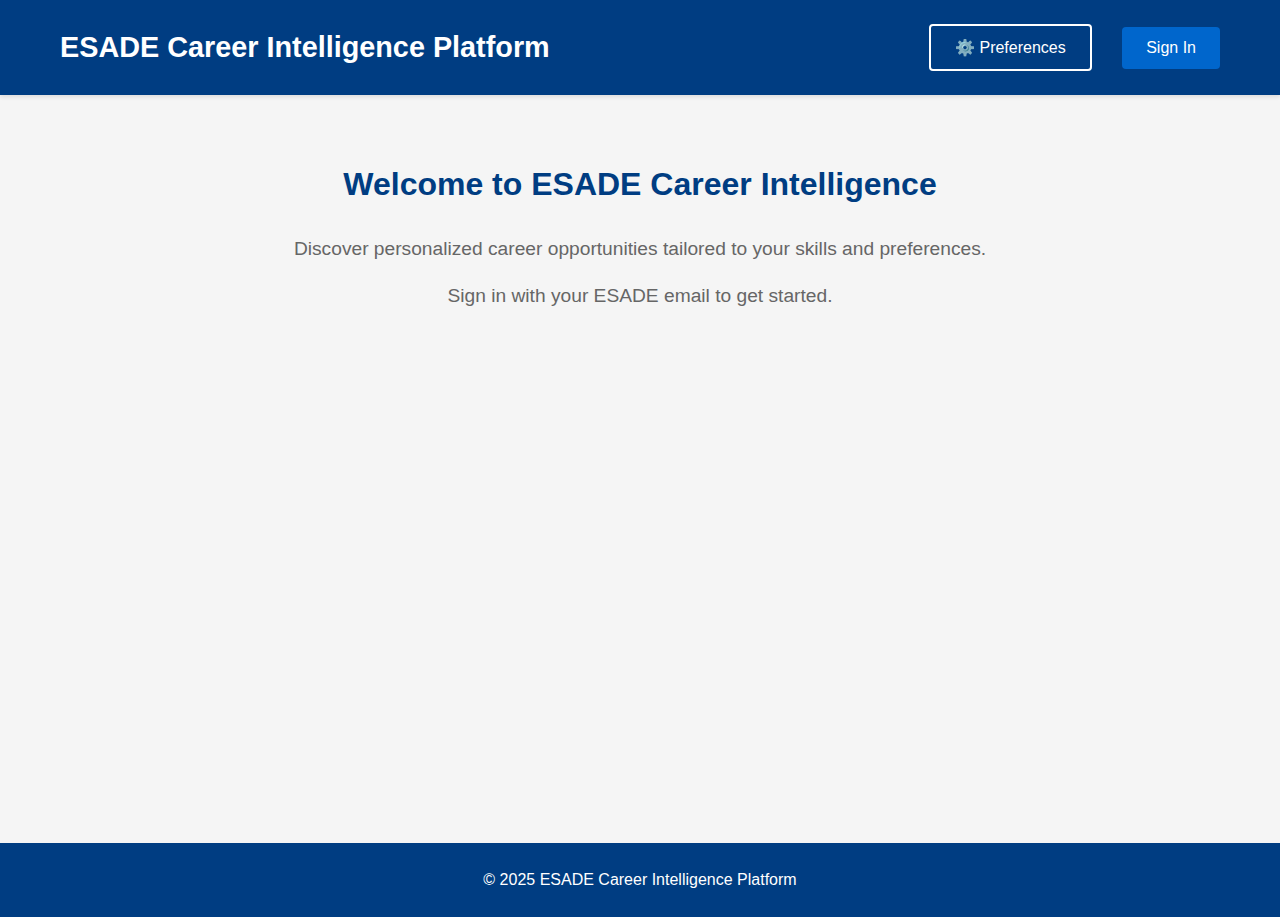
<file: frontend/index.html>
<!DOCTYPE html>
<html lang="en">
<head>
    <meta charset="UTF-8">
    <meta name="viewport" content="width=device-width, initial-scale=1.0">
    <title>ESADE Career Intelligence Platform</title>
    <link rel="stylesheet" href="css/styles.css">
</head>
<body>
    <header>
        <div class="container">
            <h1>ESADE Career Intelligence Platform</h1>
            <nav>
                <button id="loginBtn" class="btn-primary">Sign In</button>
                <button id="logoutBtn" class="btn-secondary" style="display: none;">Sign Out</button>
            </nav>
        </div>
    </header>

    <main class="container">
        <section id="welcomeSection">
            <h2>Welcome to ESADE Career Intelligence</h2>
            <p>Discover personalized career opportunities tailored to your skills and preferences.</p>
            <p>Sign in with your ESADE email to get started.</p>
        </section>

        <section id="dashboardSection" style="display: none;">
            <h2>Your Career Dashboard</h2>
            
            <div class="dashboard-grid">
                <div class="card">
                    <h3>Recommended Jobs</h3>
                    <div id="recommendedJobs">
                        <p>Loading recommendations...</p>
                    </div>
                </div>

                <div class="card">
                    <h3>Trending Skills</h3>
                    <div id="trendingSkills">
                        <p>Loading skills...</p>
                    </div>
                </div>
            </div>

            <div class="card">
                <h3>Search Jobs</h3>
                <div class="search-container">
                    <input type="text" id="searchInput" placeholder="Search by title, company, or skills...">
                    <button id="searchBtn" class="btn-primary">Search</button>
                </div>
                <div id="searchResults"></div>
            </div>
        </section>
    </main>

    <footer>
        <div class="container">
            <p>&copy; 2025 ESADE Career Intelligence Platform</p>
        </div>
    </footer>

    <script src="js/config.js"></script>
    <script src="js/auth.js"></script>
    <script src="js/app.js"></script>
</body>
</html>
</file>
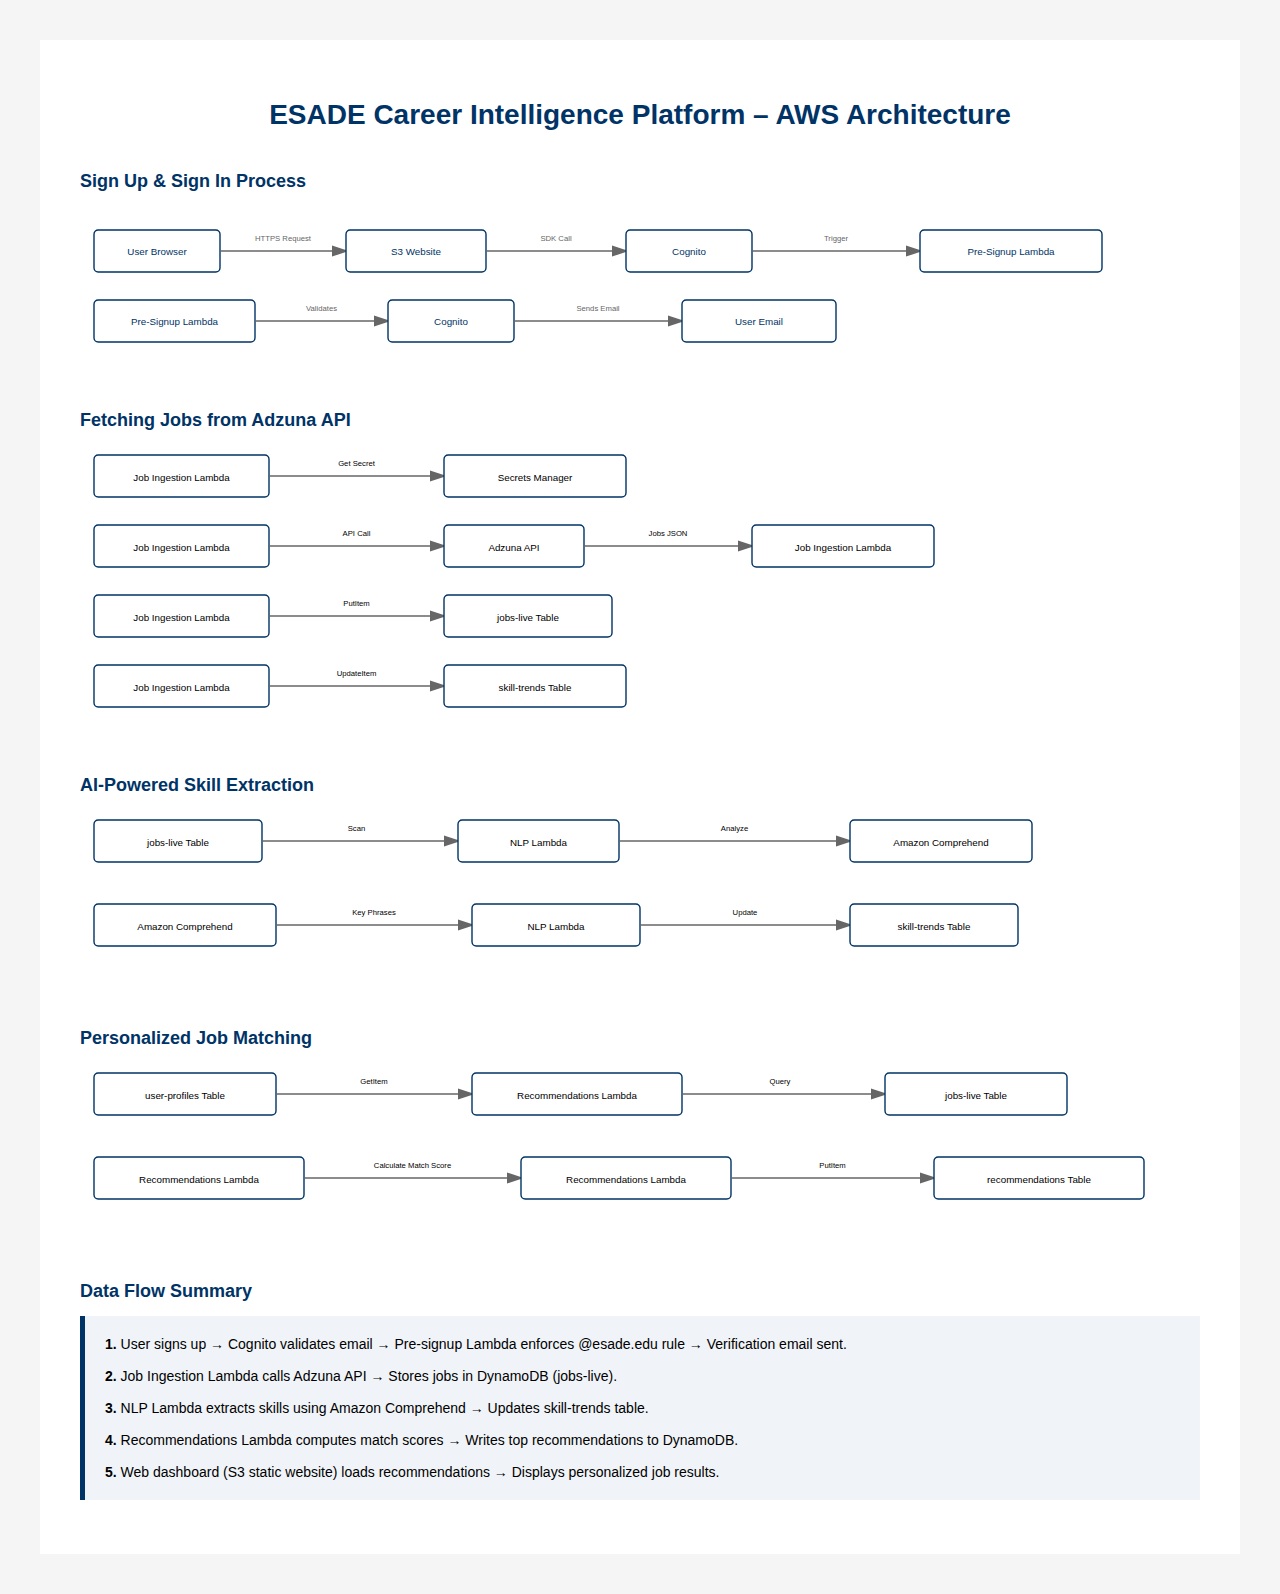
<file: aws_architecture.html>
<!DOCTYPE html>
<html lang="en">
<head>
    <meta charset="UTF-8">
    <meta name="viewport" content="width=device-width, initial-scale=1.0">
    <title>AWS Architecture Diagrams – ESADE Career Intelligence Platform</title>

    <style>
        body {
            font-family: 'Segoe UI', Tahoma, sans-serif;
            background: #f5f5f5;
            margin: 0;
            padding: 40px;
        }

        .container {
            max-width: 1300px;
            margin: auto;
            background: white;
            padding: 40px;
        }

        h1 {
            text-align: center;
            color: #003366;
            font-size: 28px;
            font-weight: 700;
            margin-bottom: 40px;
        }

        .diagram-title {
            color: #003366;
            font-size: 18px;
            font-weight: 700;
            margin: 40px 0 10px 0;
            text-align: left;
        }

        svg {
            width: 100%;
            height: auto;
            display: block;
            margin-bottom: 30px;
        }

        @media print {
            body { padding: 0; }
            .container { padding: 20px; }
            .diagram-title { page-break-before: always; }
        }
    </style>
</head>

<body>
<div class="container">

<h1>ESADE Career Intelligence Platform – AWS Architecture</h1>


<!-- ========================================================= -->
<!-- 1. SIGN UP & SIGN IN PROCESS -->
<!-- ========================================================= -->

<div class="diagram-title"> Sign Up & Sign In Process</div>
<svg viewBox="0 0 1600 240">

    <defs>
        <marker id="arrow" markerWidth="12" markerHeight="12" refX="10" refY="4" orient="auto">
            <polygon points="0 0, 12 4, 0 8" fill="#666"/>
        </marker>
    </defs>

    <!-- TOP ROW (Large Spacing) -->
    <rect x="20" y="40" width="180" height="60" stroke="#003366" fill="white" rx="6" stroke-width="2"/>
    <text x="110" y="75" text-anchor="middle" font-size="14" fill="#003366">User Browser</text>

    <line x1="200" y1="70" x2="380" y2="70" stroke="#666" stroke-width="2" marker-end="url(#arrow)"/>
    <text x="290" y="55" text-anchor="middle" font-size="11" fill="#666">HTTPS Request</text>

    <rect x="380" y="40" width="200" height="60" stroke="#003366" fill="white" rx="6" stroke-width="2"/>
    <text x="480" y="75" text-anchor="middle" font-size="14" fill="#003366">S3 Website</text>

    <line x1="580" y1="70" x2="780" y2="70" stroke="#666" stroke-width="2" marker-end="url(#arrow)"/>
    <text x="680" y="55" text-anchor="middle" font-size="11" fill="#666">SDK Call</text>

    <rect x="780" y="40" width="180" height="60" stroke="#003366" fill="white" rx="6" stroke-width="2"/>
    <text x="870" y="75" text-anchor="middle" font-size="14" fill="#003366">Cognito</text>

    <line x1="960" y1="70" x2="1200" y2="70" stroke="#666" stroke-width="2" marker-end="url(#arrow)"/>
    <text x="1080" y="55" text-anchor="middle" font-size="11" fill="#666">Trigger</text>

    <rect x="1200" y="40" width="260" height="60" stroke="#003366" fill="white" rx="6" stroke-width="2"/>
    <text x="1330" y="75" text-anchor="middle" font-size="14" fill="#003366">Pre-Signup Lambda</text>

    <!-- BOTTOM ROW -->
    <rect x="20" y="140" width="230" height="60" stroke="#003366" fill="white" rx="6" stroke-width="2"/>
    <text x="135" y="175" text-anchor="middle" font-size="14" fill="#003366">Pre-Signup Lambda</text>

    <line x1="250" y1="170" x2="440" y2="170" stroke="#666" stroke-width="2" marker-end="url(#arrow)"/>
    <text x="345" y="155" text-anchor="middle" font-size="11" fill="#666">Validates</text>

    <rect x="440" y="140" width="180" height="60" stroke="#003366" fill="white" rx="6" stroke-width="2"/>
    <text x="530" y="175" text-anchor="middle" font-size="14" fill="#003366">Cognito</text>

    <line x1="620" y1="170" x2="860" y2="170" stroke="#666" stroke-width="2" marker-end="url(#arrow)"/>
    <text x="740" y="155" text-anchor="middle" font-size="11" fill="#666">Sends Email</text>

    <rect x="860" y="140" width="220" height="60" stroke="#003366" fill="white" rx="6" stroke-width="2"/>
    <text x="970" y="175" text-anchor="middle" font-size="14" fill="#003366">User Email</text>

</svg>



<!-- ========================================================= -->
<!-- 2. FETCHING JOBS FROM ADZUNA API -->
<!-- ========================================================= -->

<div class="diagram-title"> Fetching Jobs from Adzuna API</div>
<svg viewBox="0 0 1600 420">

    <defs>
        <marker id="arrow" markerWidth="12" markerHeight="12" refX="10" refY="4" orient="auto">
            <polygon points="0 0, 12 4, 0 8" fill="#666"/>
        </marker>
    </defs>

    <!-- Row 1 -->
    <rect x="20" y="20" width="250" height="60" fill="white" stroke="#003366" stroke-width="2" rx="6"/>
    <text x="145" y="57" text-anchor="middle" font-size="14">Job Ingestion Lambda</text>

    <line x1="270" y1="50" x2="520" y2="50" stroke="#666" stroke-width="2" marker-end="url(#arrow)"/>
    <text x="395" y="35" font-size="11" text-anchor="middle">Get Secret</text>

    <rect x="520" y="20" width="260" height="60" fill="white" stroke="#003366" stroke-width="2" rx="6"/>
    <text x="650" y="57" text-anchor="middle" font-size="14">Secrets Manager</text>

    <!-- Row 2 -->
    <rect x="20" y="120" width="250" height="60" fill="white" stroke="#003366" stroke-width="2" rx="6"/>
    <text x="145" y="157" text-anchor="middle" font-size="14">Job Ingestion Lambda</text>

    <line x1="270" y1="150" x2="520" y2="150" stroke="#666" stroke-width="2" marker-end="url(#arrow)"/>
    <text x="395" y="135" font-size="11" text-anchor="middle">API Call</text>

    <rect x="520" y="120" width="200" height="60" fill="white" stroke="#003366" rx="6" stroke-width="2"/>
    <text x="620" y="157" text-anchor="middle" font-size="14">Adzuna API</text>

    <line x1="720" y1="150" x2="960" y2="150" stroke="#666" stroke-width="2" marker-end="url(#arrow)"/>
    <text x="840" y="135" font-size="11" text-anchor="middle">Jobs JSON</text>

    <rect x="960" y="120" width="260" height="60" fill="white" stroke="#003366" rx="6" stroke-width="2"/>
    <text x="1090" y="157" text-anchor="middle" font-size="14">Job Ingestion Lambda</text>

    <!-- Row 3 -->
    <rect x="20" y="220" width="250" height="60" fill="white" stroke="#003366" stroke-width="2" rx="6"/>
    <text x="145" y="257" text-anchor="middle" font-size="14">Job Ingestion Lambda</text>

    <line x1="270" y1="250" x2="520" y2="250" stroke="#666" stroke-width="2" marker-end="url(#arrow)"/>
    <text x="395" y="235" font-size="11" text-anchor="middle">PutItem</text>

    <rect x="520" y="220" width="240" height="60" fill="white" stroke="#003366" stroke-width="2" rx="6"/>
    <text x="640" y="257" text-anchor="middle" font-size="14">jobs-live Table</text>

    <!-- Row 4 -->
    <rect x="20" y="320" width="250" height="60" fill="white" stroke="#003366" stroke-width="2" rx="6"/>
    <text x="145" y="357" text-anchor="middle" font-size="14">Job Ingestion Lambda</text>

    <line x1="270" y1="350" x2="520" y2="350" stroke="#666" stroke-width="2" marker-end="url(#arrow)"/>
    <text x="395" y="335" font-size="11" text-anchor="middle">UpdateItem</text>

    <rect x="520" y="320" width="260" height="60" fill="white" stroke="#003366" stroke-width="2" rx="6"/>
    <text x="650" y="357" text-anchor="middle" font-size="14">skill-trends Table</text>

</svg>



<!-- ========================================================= -->
<!-- 3. AI-POWERED SKILL EXTRACTION -->
<!-- ========================================================= -->

<div class="diagram-title"> AI-Powered Skill Extraction</div>
<svg viewBox="0 0 1600 260">

    <defs>
        <marker id="arrow" markerWidth="12" markerHeight="12" refX="10" refY="4" orient="auto">
            <polygon points="0 0, 12 4, 0 8" fill="#666"/>
        </marker>
    </defs>

    <!-- Row 1 -->
    <rect x="20" y="20" width="240" height="60" fill="white" stroke="#003366" stroke-width="2" rx="6"/>
    <text x="140" y="57" text-anchor="middle" font-size="14">jobs-live Table</text>

    <line x1="260" y1="50" x2="540" y2="50" stroke="#666" marker-end="url(#arrow)" stroke-width="2"/>
    <text x="395" y="35" text-anchor="middle" font-size="11">Scan</text>

    <rect x="540" y="20" width="230" height="60" fill="white" stroke="#003366" stroke-width="2" rx="6"/>
    <text x="655" y="57" text-anchor="middle" font-size="14">NLP Lambda</text>

    <line x1="770" y1="50" x2="1100" y2="50" stroke="#666" marker-end="url(#arrow)" stroke-width="2"/>
    <text x="935" y="35" text-anchor="middle" font-size="11">Analyze</text>

    <rect x="1100" y="20" width="260" height="60" fill="white" stroke="#003366" stroke-width="2" rx="6"/>
    <text x="1230" y="57" text-anchor="middle" font-size="14">Amazon Comprehend</text>

    <!-- Row 2 -->
    <rect x="20" y="140" width="260" height="60" fill="white" stroke="#003366" stroke-width="2" rx="6"/>
    <text x="150" y="177" text-anchor="middle" font-size="14">Amazon Comprehend</text>

    <line x1="280" y1="170" x2="560" y2="170" stroke="#666" marker-end="url(#arrow)" stroke-width="2"/>
    <text x="420" y="155" text-anchor="middle" font-size="11">Key Phrases</text>

    <rect x="560" y="140" width="240" height="60" fill="white" stroke="#003366" stroke-width="2" rx="6"/>
    <text x="680" y="177" text-anchor="middle" font-size="14">NLP Lambda</text>

    <line x1="800" y1="170" x2="1100" y2="170" stroke="#666" marker-end="url(#arrow)" stroke-width="2"/>
    <text x="950" y="155" text-anchor="middle" font-size="11">Update</text>

    <rect x="1100" y="140" width="240" height="60" fill="white" stroke="#003366" stroke-width="2" rx="6"/>
    <text x="1220" y="177" text-anchor="middle" font-size="14">skill-trends Table</text>

</svg>



<!-- ========================================================= -->
<!-- 4. PERSONALIZED JOB MATCHING -->
<!-- ========================================================= -->

<div class="diagram-title"> Personalized Job Matching</div>
<svg viewBox="0 0 1600 260">

    <defs>
        <marker id="arrow" markerWidth="12" markerHeight="12" refX="10" refY="4" orient="auto">
            <polygon points="0 0, 12 4, 0 8" fill="#666"/>
        </marker>
    </defs>

    <!-- Row 1 -->
    <rect x="20" y="20" width="260" height="60" fill="white" stroke="#003366" stroke-width="2" rx="6"/>
    <text x="150" y="57" font-size="14" text-anchor="middle">user-profiles Table</text>

    <line x1="280" y1="50" x2="560" y2="50" marker-end="url(#arrow)" stroke="#666" stroke-width="2"/>
    <text x="420" y="35" text-anchor="middle" font-size="11">GetItem</text>

    <rect x="560" y="20" width="300" height="60" fill="white" stroke="#003366" stroke-width="2" rx="6"/>
    <text x="710" y="57" font-size="14" text-anchor="middle">Recommendations Lambda</text>

    <line x1="860" y1="50" x2="1150" y2="50" marker-end="url(#arrow)" stroke="#666" stroke-width="2"/>
    <text x="1000" y="35" text-anchor="middle" font-size="11">Query</text>

    <rect x="1150" y="20" width="260" height="60" fill="white" stroke="#003366" stroke-width="2" rx="6"/>
    <text x="1280" y="57" font-size="14" text-anchor="middle">jobs-live Table</text>

    <!-- Row 2 -->
    <rect x="20" y="140" width="300" height="60" fill="white" stroke="#003366" stroke-width="2" rx="6"/>
    <text x="170" y="177" font-size="14" text-anchor="middle">Recommendations Lambda</text>

    <line x1="320" y1="170" x2="630" y2="170" marker-end="url(#arrow)" stroke="#666" stroke-width="2"/>
    <text x="475" y="155" font-size="11" text-anchor="middle">Calculate Match Score</text>

    <rect x="630" y="140" width="300" height="60" fill="white" stroke="#003366" stroke-width="2" rx="6"/>
    <text x="780" y="177" font-size="14" text-anchor="middle">Recommendations Lambda</text>

    <line x1="930" y1="170" x2="1220" y2="170" marker-end="url(#arrow)" stroke="#666" stroke-width="2"/>
    <text x="1075" y="155" font-size="11" text-anchor="middle">PutItem</text>

    <rect x="1220" y="140" width="300" height="60" fill="white" stroke="#003366" stroke-width="2" rx="6"/>
    <text x="1370" y="177" font-size="14" text-anchor="middle">recommendations Table</text>

</svg>



<!-- ========================================================= -->
<!-- 5. DATA FLOW (NO SVG) -->
<!-- ========================================================= -->

<div class="diagram-title"> Data Flow Summary</div>

<p style="background:#f0f4f8; padding:20px; border-left:5px solid #003366; font-size:14px;">
<b>1.</b> User signs up → Cognito validates email → Pre-signup Lambda enforces @esade.edu rule → Verification email sent.<br><br>
<b>2.</b> Job Ingestion Lambda calls Adzuna API → Stores jobs in DynamoDB (jobs-live).<br><br>
<b>3.</b> NLP Lambda extracts skills using Amazon Comprehend → Updates skill-trends table.<br><br>
<b>4.</b> Recommendations Lambda computes match scores → Writes top recommendations to DynamoDB.<br><br>
<b>5.</b> Web dashboard (S3 static website) loads recommendations → Displays personalized job results.
</p>

</div>
</body>
</html>
</file>
<file: frontend/css/styles.css>
* {
    margin: 0;
    padding: 0;
    box-sizing: border-box;
}

body {
    font-family: -apple-system, BlinkMacSystemFont, 'Segoe UI', Roboto, 'Helvetica Neue', Arial, sans-serif;
    line-height: 1.6;
    color: #333;
    background-color: #f5f5f5;
}

.container {
    max-width: 1200px;
    margin: 0 auto;
    padding: 0 20px;
}

header {
    background-color: #003d82;
    color: white;
    padding: 1.5rem 0;
    box-shadow: 0 2px 4px rgba(0,0,0,0.1);
}

header h1 {
    font-size: 1.8rem;
    font-weight: 600;
}

header .container {
    display: flex;
    justify-content: space-between;
    align-items: center;
}

nav button {
    margin-left: 10px;
}

main {
    padding: 2rem 0;
    min-height: calc(100vh - 200px);
}

h2 {
    color: #003d82;
    margin-bottom: 1.5rem;
    font-size: 2rem;
    font-weight: 600;
}

h3 {
    color: #003d82;
    margin-bottom: 1rem;
    font-size: 1.3rem;
    font-weight: 600;
}

.btn-primary, .btn-secondary {
    padding: 0.75rem 1.5rem;
    border: none;
    border-radius: 4px;
    font-size: 1rem;
    cursor: pointer;
    transition: all 0.3s ease;
    font-weight: 500;
}

.btn-primary {
    background-color: #0066cc;
    color: white;
}

.btn-primary:hover {
    background-color: #0052a3;
}

.btn-secondary {
    background-color: transparent;
    color: white;
    border: 2px solid white;
}

.btn-secondary:hover {
    background-color: rgba(255,255,255,0.1);
}

.card {
    background: white;
    padding: 2rem;
    margin-bottom: 2rem;
    border-radius: 8px;
    box-shadow: 0 2px 8px rgba(0,0,0,0.1);
}

.dashboard-grid {
    display: grid;
    grid-template-columns: repeat(auto-fit, minmax(300px, 1fr));
    gap: 2rem;
    margin-bottom: 2rem;
}

.search-container {
    display: flex;
    gap: 1rem;
    margin-bottom: 1.5rem;
}

#searchInput {
    flex: 1;
    padding: 0.75rem;
    border: 1px solid #ddd;
    border-radius: 4px;
    font-size: 1rem;
}

.job-item {
    padding: 1.5rem;
    border: 1px solid #e0e0e0;
    border-radius: 4px;
    margin-bottom: 1rem;
    transition: all 0.2s ease;
}

.job-item:hover {
    box-shadow: 0 4px 12px rgba(0,0,0,0.1);
    border-color: #0066cc;
}

.job-title {
    font-size: 1.2rem;
    color: #003d82;
    font-weight: 600;
    margin-bottom: 0.5rem;
}

.job-company {
    color: #666;
    margin-bottom: 0.5rem;
}

.job-details {
    display: flex;
    gap: 1rem;
    flex-wrap: wrap;
    margin: 0.75rem 0;
    font-size: 0.9rem;
    color: #666;
}

.job-link {
    display: inline-block;
    margin-top: 0.75rem;
    color: #0066cc;
    text-decoration: none;
    font-weight: 500;
}

.job-link:hover {
    text-decoration: underline;
}

.skill-tag {
    display: inline-block;
    background-color: #e8f1f8;
    color: #003d82;
    padding: 0.25rem 0.75rem;
    border-radius: 20px;
    margin: 0.25rem;
    font-size: 0.9rem;
}

footer {
    background-color: #003d82;
    color: white;
    text-align: center;
    padding: 1.5rem 0;
    margin-top: 3rem;
}

#welcomeSection {
    text-align: center;
    padding: 4rem 2rem;
}

#welcomeSection p {
    font-size: 1.2rem;
    margin-bottom: 1rem;
    color: #666;
}
</file>
